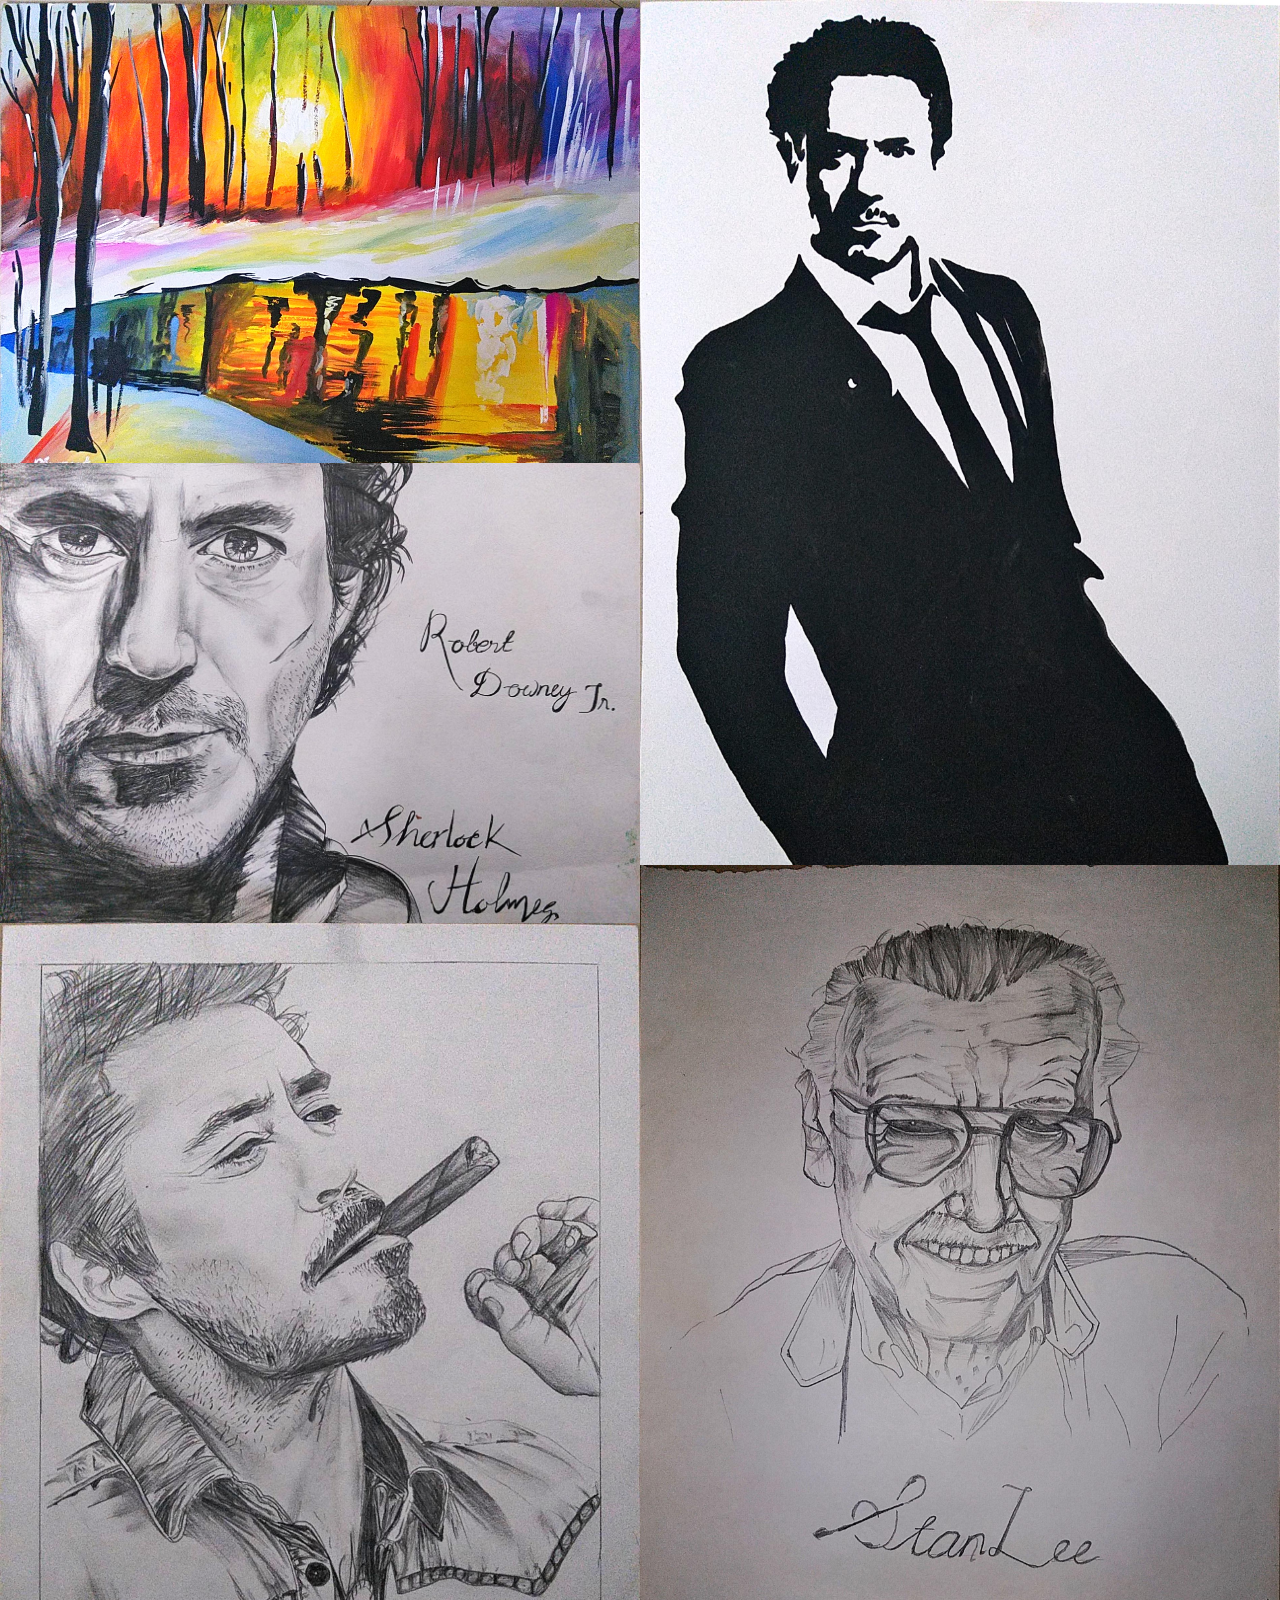
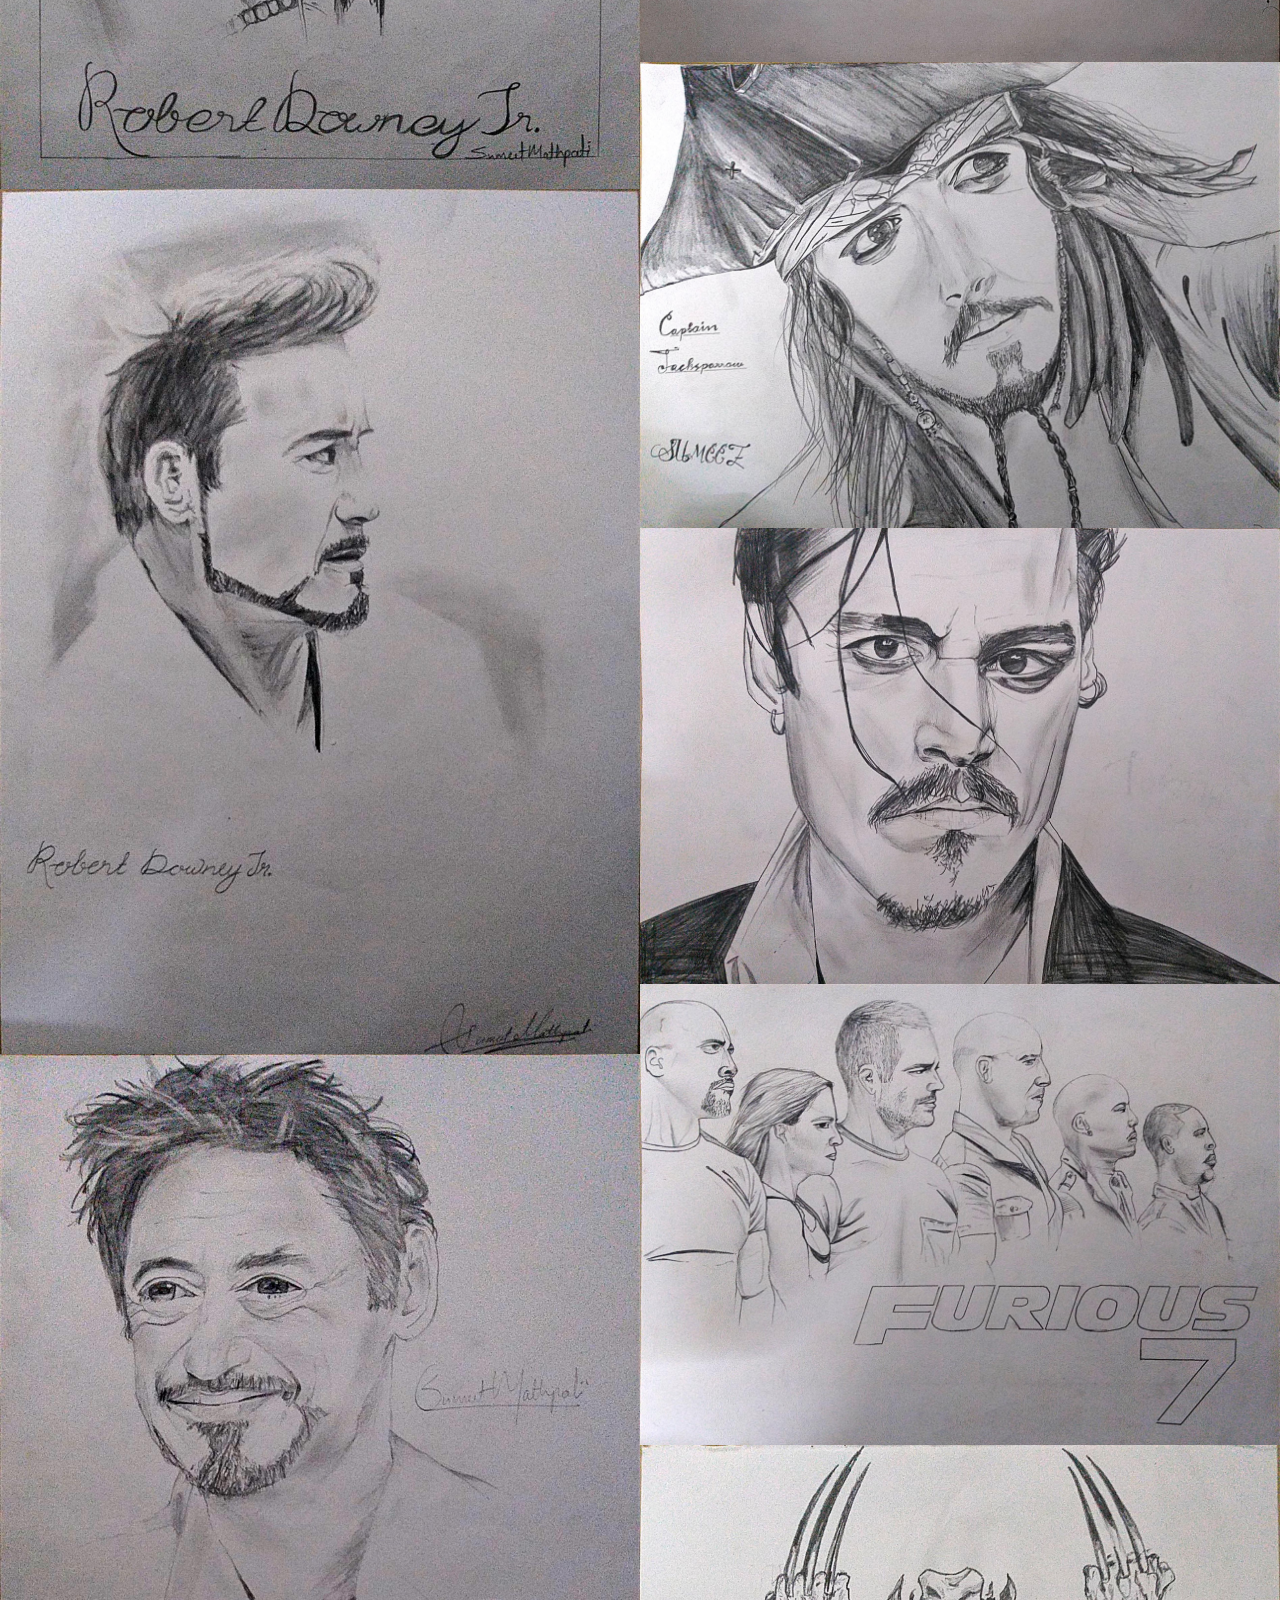
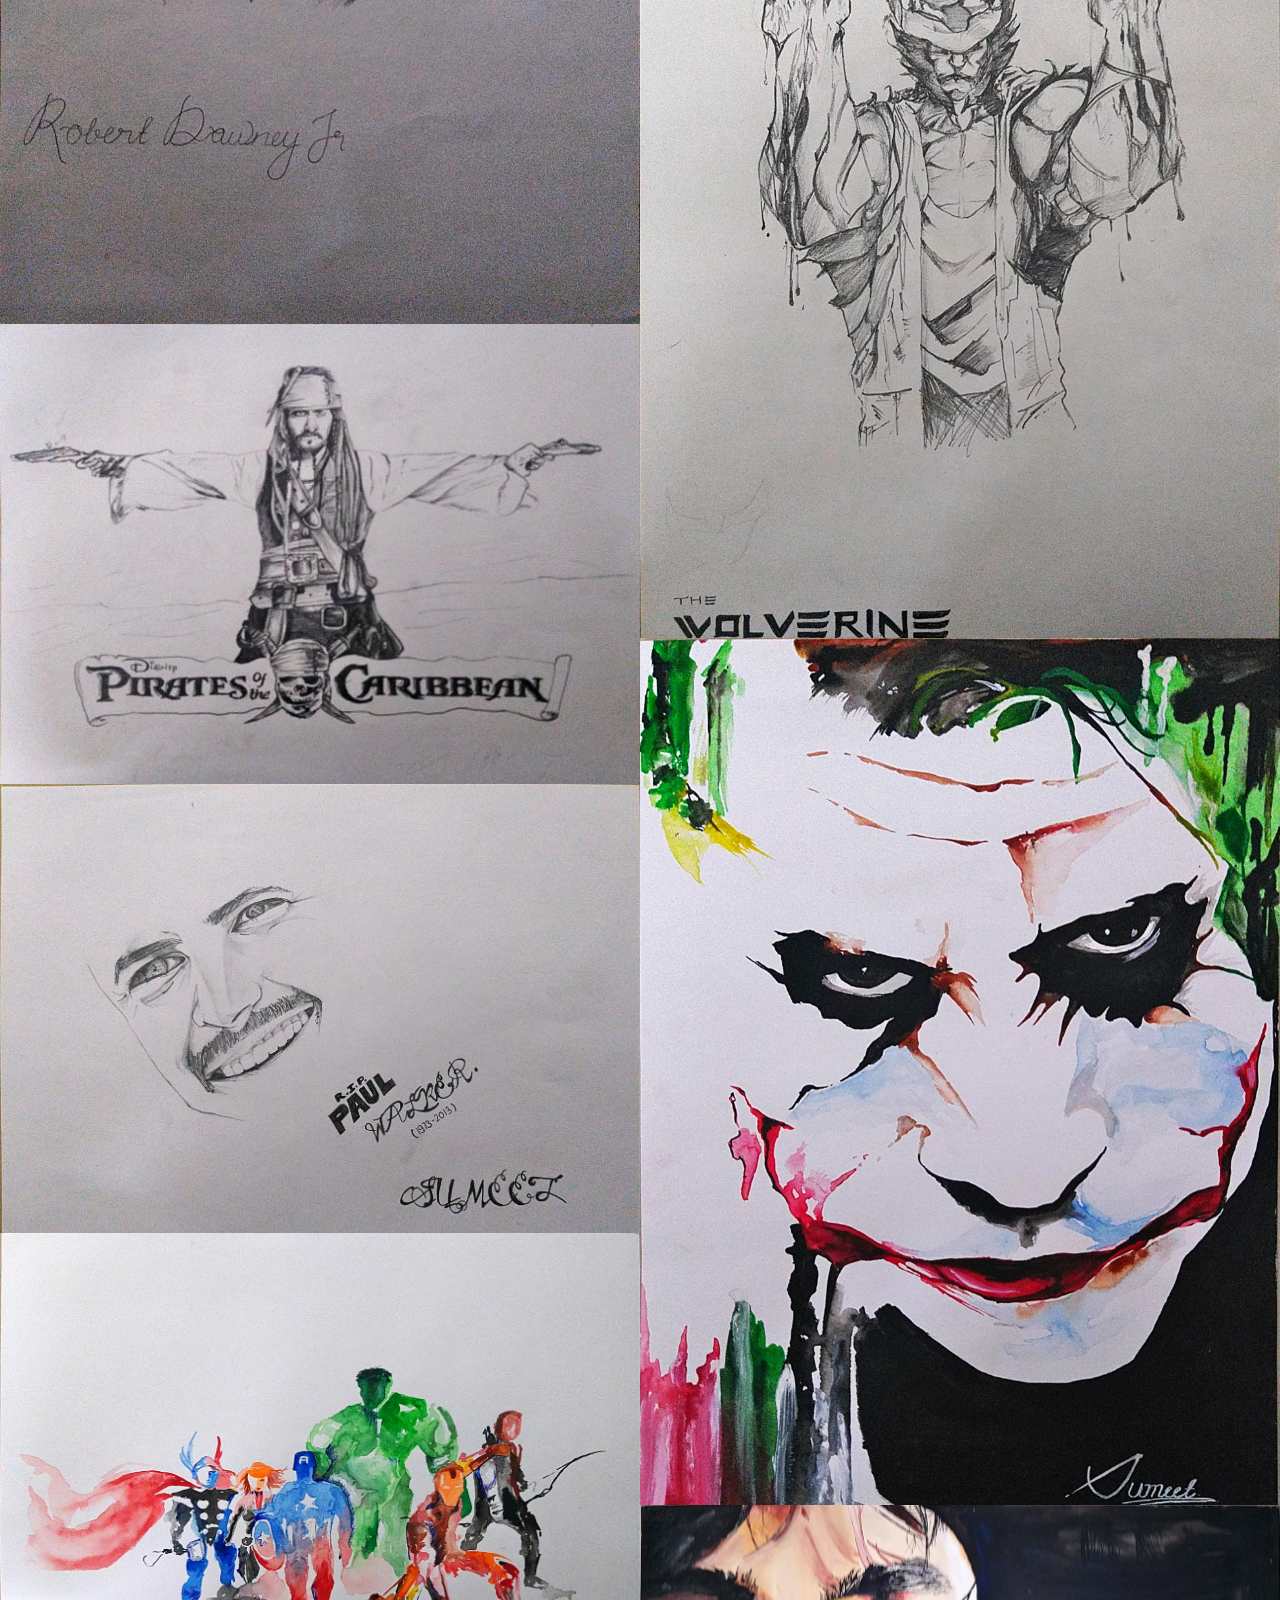
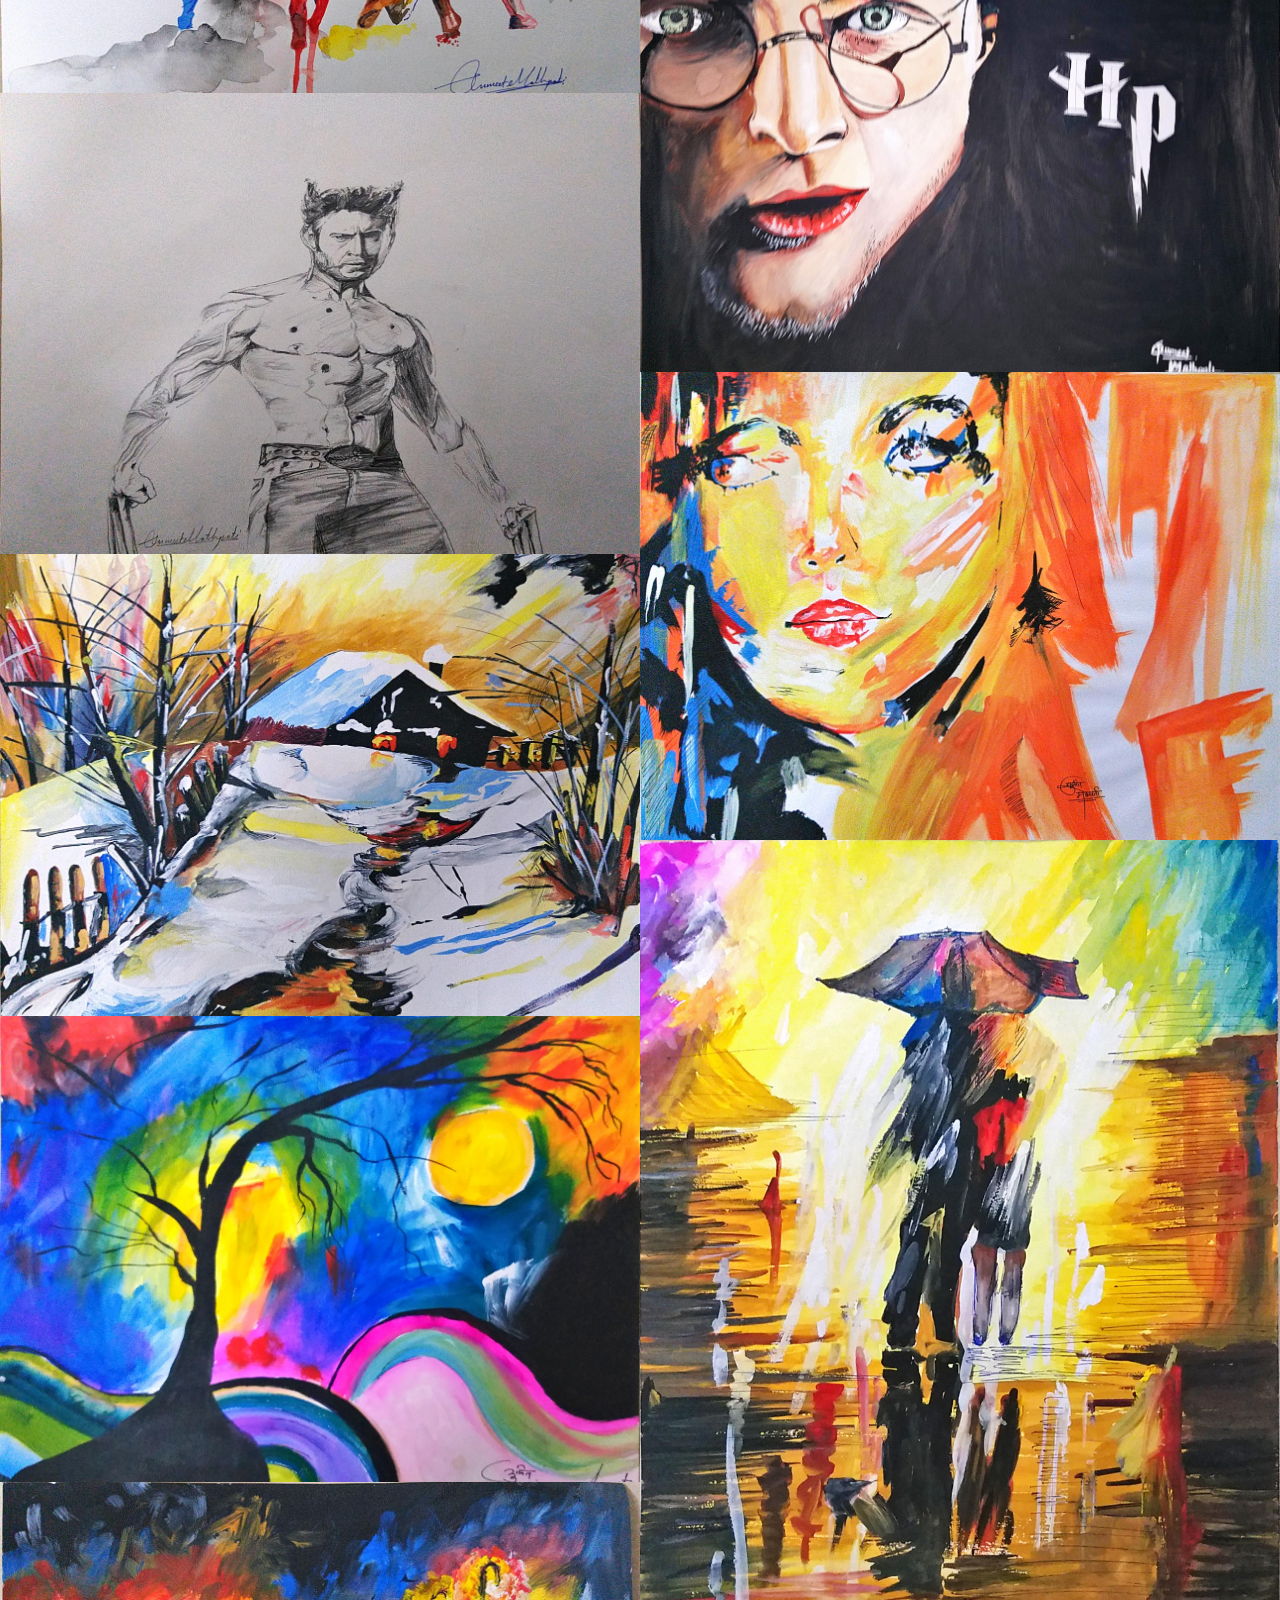
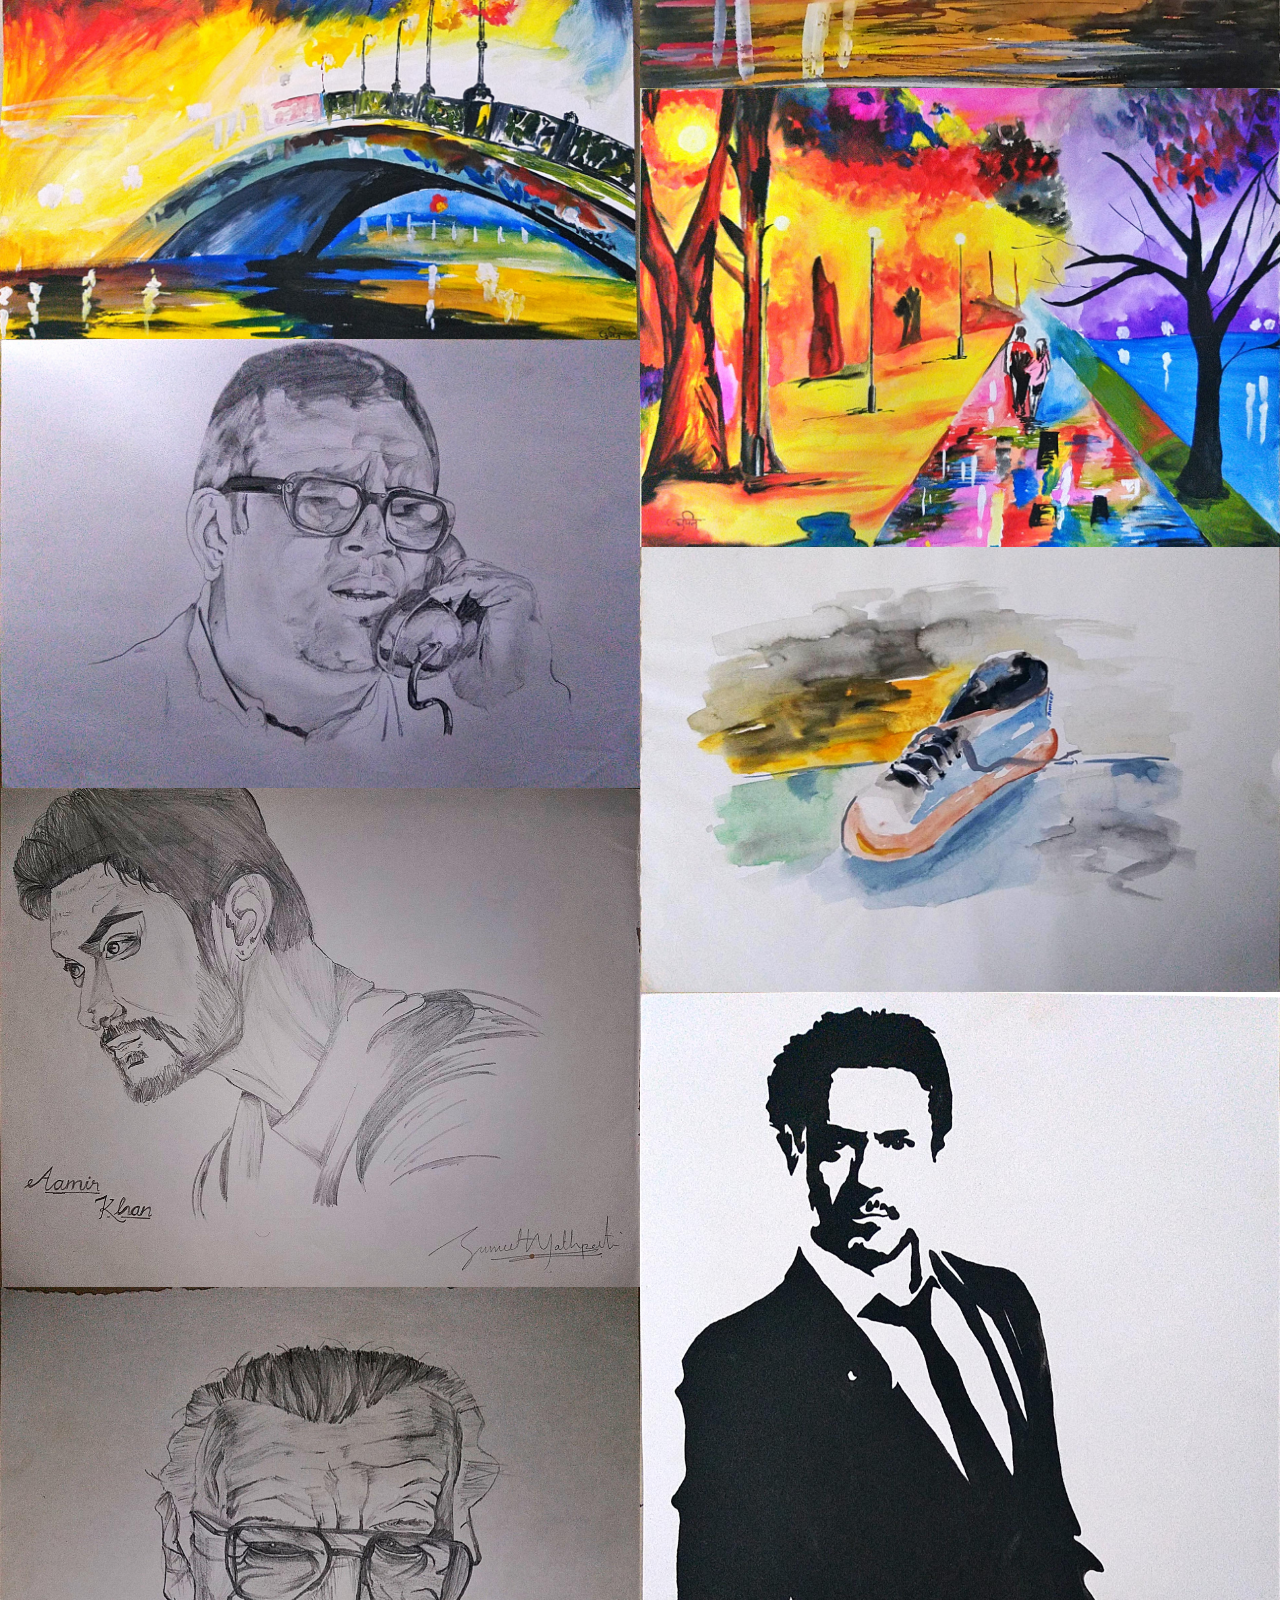
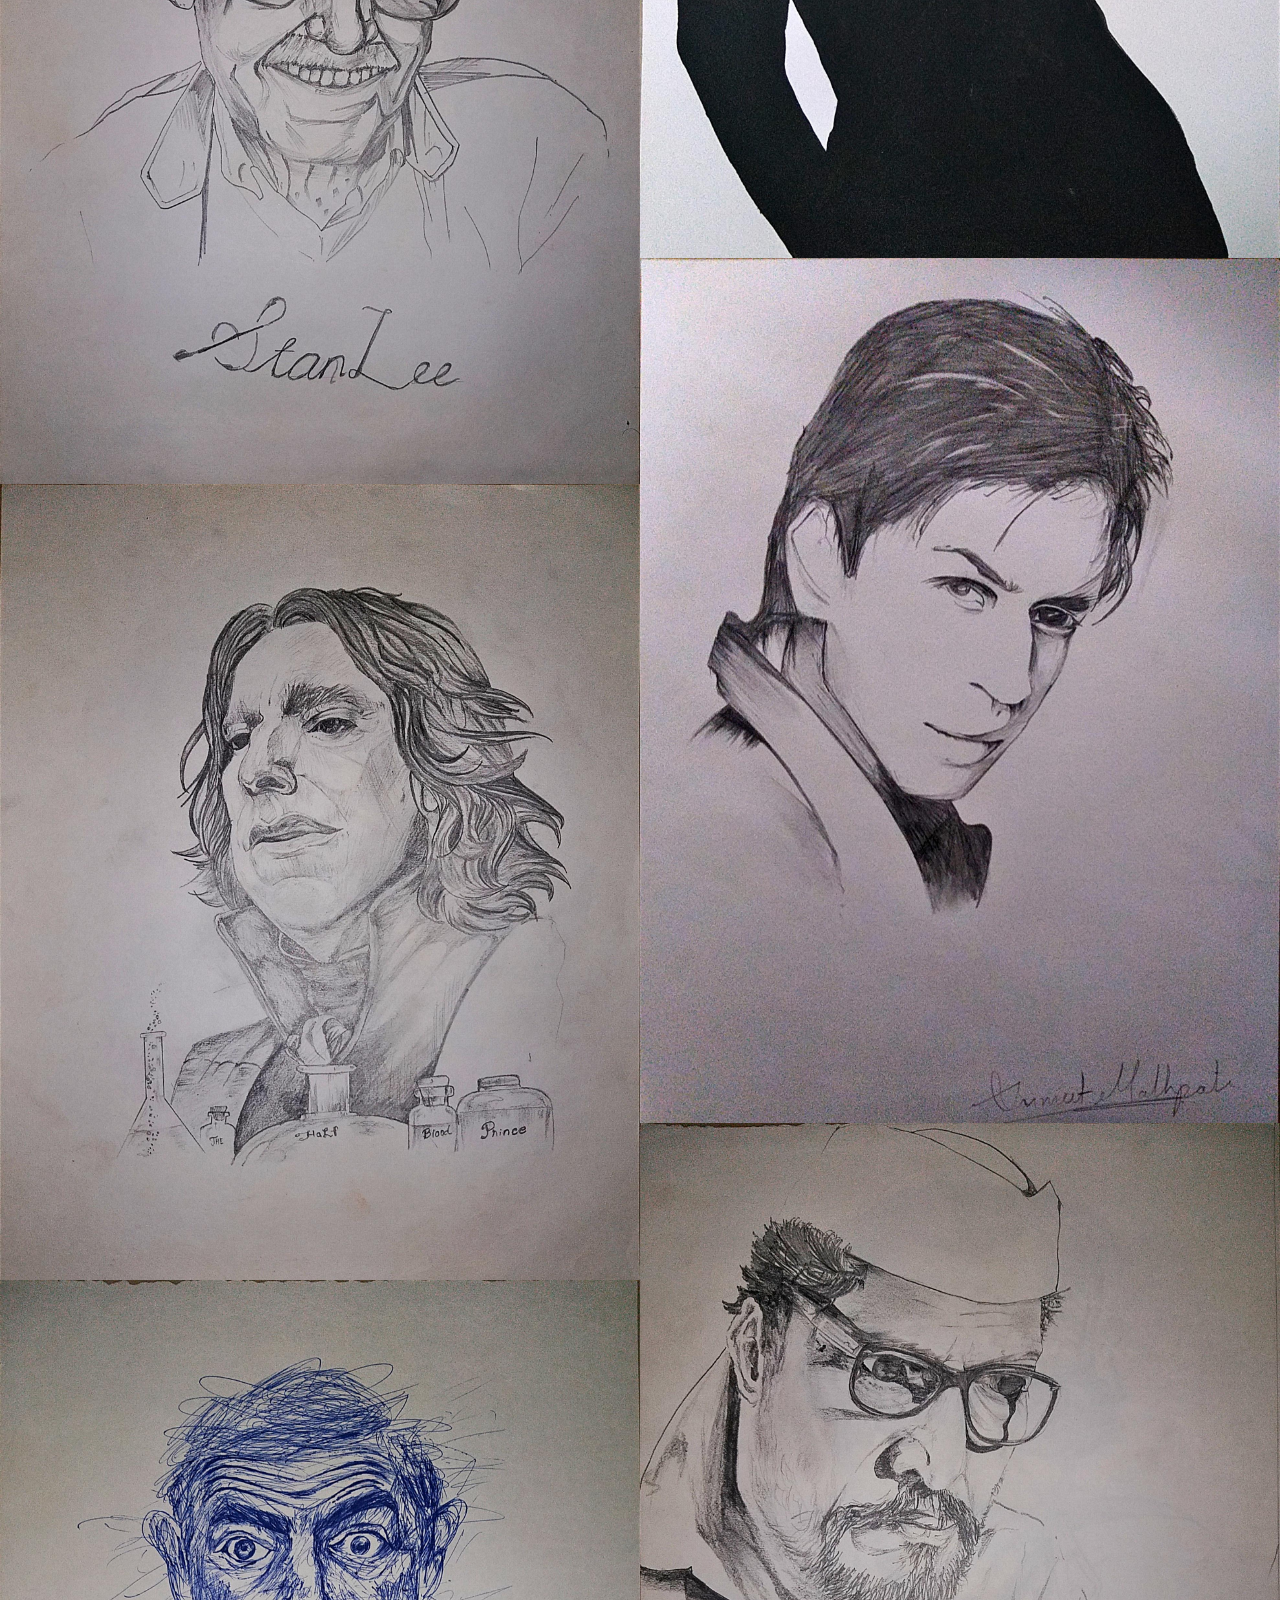
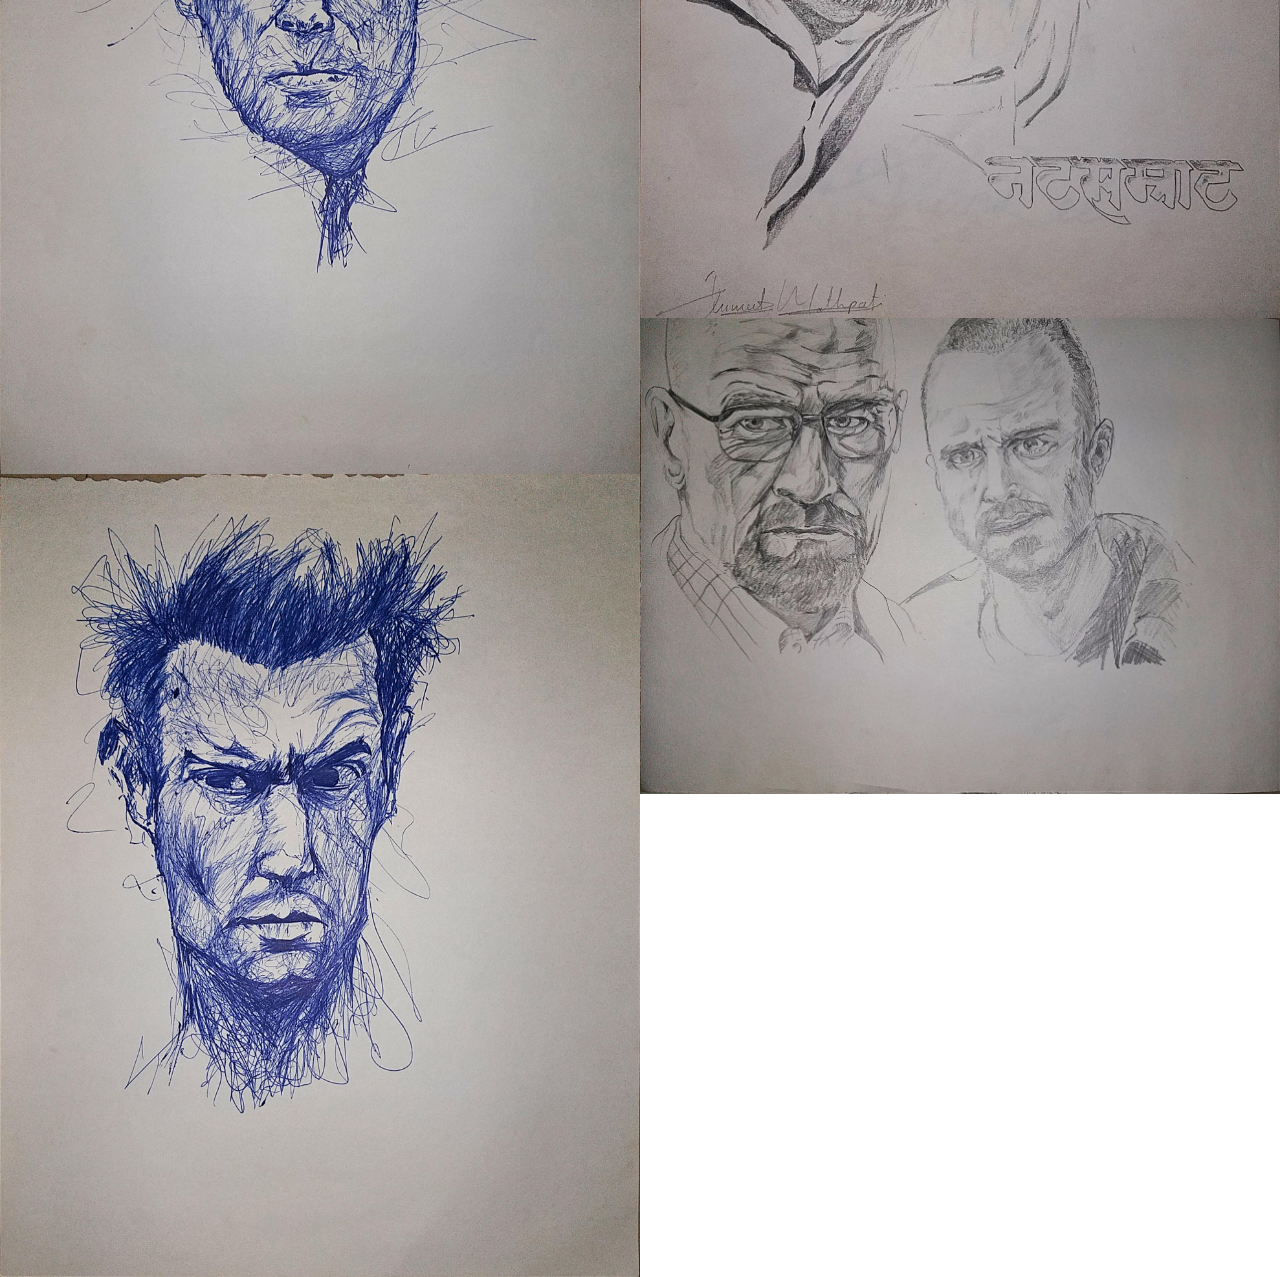
<file: drawings.html>
<!DOCTYPE html>
<html>

<title>Sumeet's drawings</title>
<meta charset="UTF-8">

<meta name="viewport" content="width=device-width, initial-scale=1">

<link rel="stylesheet" href="https://www.w3schools.com/w3css/4/w3.css">
<link href="https://fonts.googleapis.com/css?family=Raleway" rel="stylesheet" type="text/css">
<style>
body {font-family: "Raleway", Arial, sans-serif}
.w3-row img {margin-bottom: -8px}
</style>
<body>

<!-- !PAGE CONTENT! -->
<div class="w3-content" style="max-width:1500px">


  <!-- Photo Grid -->
  <div class="w3-row">
    <div class="w3-half">
      <img src="assets/drawings/1.jpg" style="width:100%">
      <img src="assets/drawings/2.jpg" style="width:100%">
      <img src="assets/drawings/3.jpg" style="width:100%">

      <img src="assets/drawings/4.jpg" style="width:100%">
      <img src="assets/drawings/5.jpg" style="width:100%">
      <img src="assets/drawings/6.jpg" style="width:100%">

      <img src="assets/drawings/10.jpg" style="width:100%">
      <img src="assets/drawings/11.jpg" style="width:100%">
      <img src="assets/drawings/12.jpg" style="width:100%">

      <img src="assets/drawings/19.jpg" style="width:100%">
      <img src="assets/drawings/20.jpg" style="width:100%">
      <img src="assets/drawings/21.jpg" style="width:100%">

      <img src="assets/drawings/25.jpg" style="width:100%">
      <img src="assets/drawings/26.jpg" style="width:100%">
      <img src="assets/drawings/27.jpg" style="width:100%">

      <img src="assets/drawings/31.jpg" style="width:100%">
      <img src="assets/drawings/29.jpg" style="width:100%">
      <img src="assets/drawings/30.jpg" style="width:100%">
    </div>

    <div class="w3-half">
      <img src="assets/drawings/23.jpg" style="width:100%">
      <img src="assets/drawings/27.jpg" style="width:100%">

      <img src="assets/drawings/7.jpg" style="width:100%">
      <img src="assets/drawings/8.jpg" style="width:100%">
      <img src="assets/drawings/9.jpg" style="width:100%">

      <img src="assets/drawings/13.jpg" style="width:100%">
      <img src="assets/drawings/14.jpg" style="width:100%">
      <img src="assets/drawings/15.jpg" style="width:100%">

      <img src="assets/drawings/16.jpg" style="width:100%">
      <img src="assets/drawings/17.jpg" style="width:100%">
      <img src="assets/drawings/18.jpg" style="width:100%">

      <img src="assets/drawings/22.jpg" style="width:100%">
      <img src="assets/drawings/23.jpg" style="width:100%">
      <img src="assets/drawings/24.jpg" style="width:100%">

      <img src="assets/drawings/28.jpg" style="width:100%">
      <img src="assets/drawings/32.jpg" style="width:100%">

    </div>
  </div>
  
<!-- End Page Content -->
</div>
 
</body>
</html>
</file>
